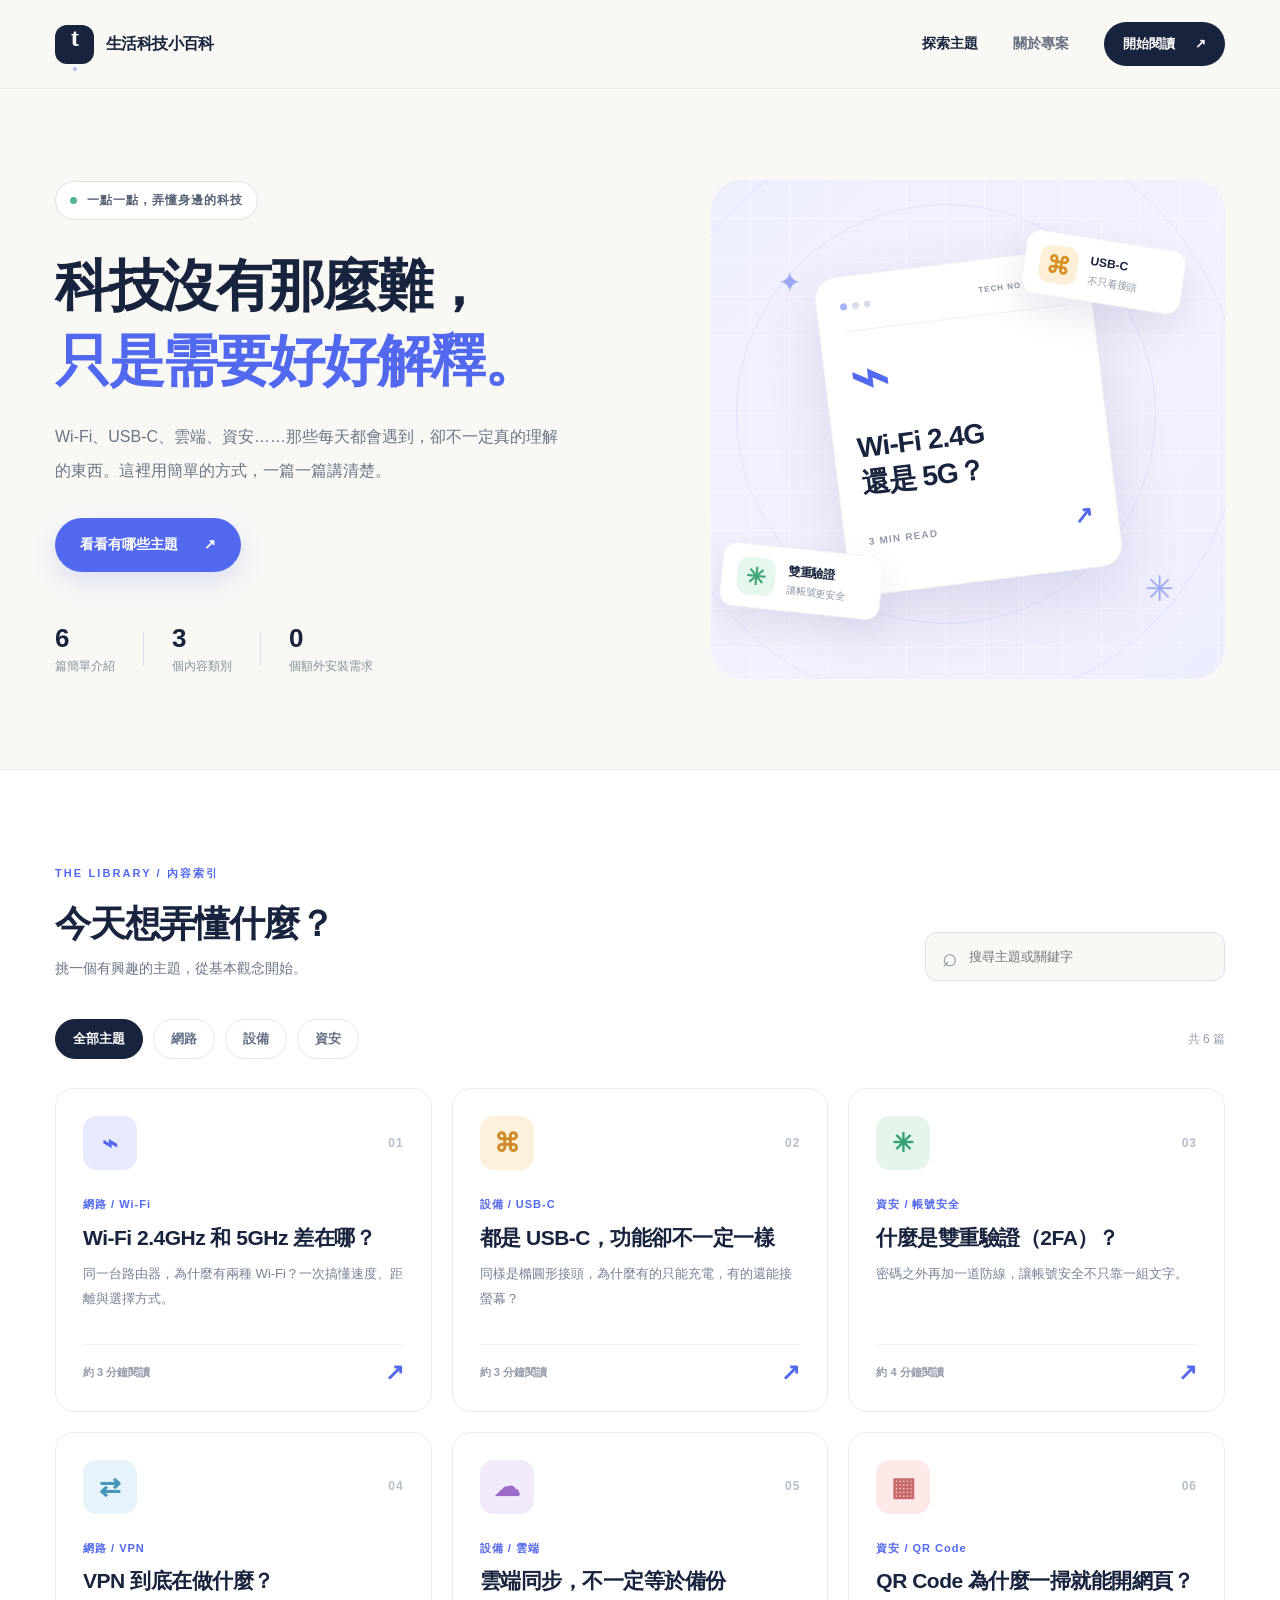
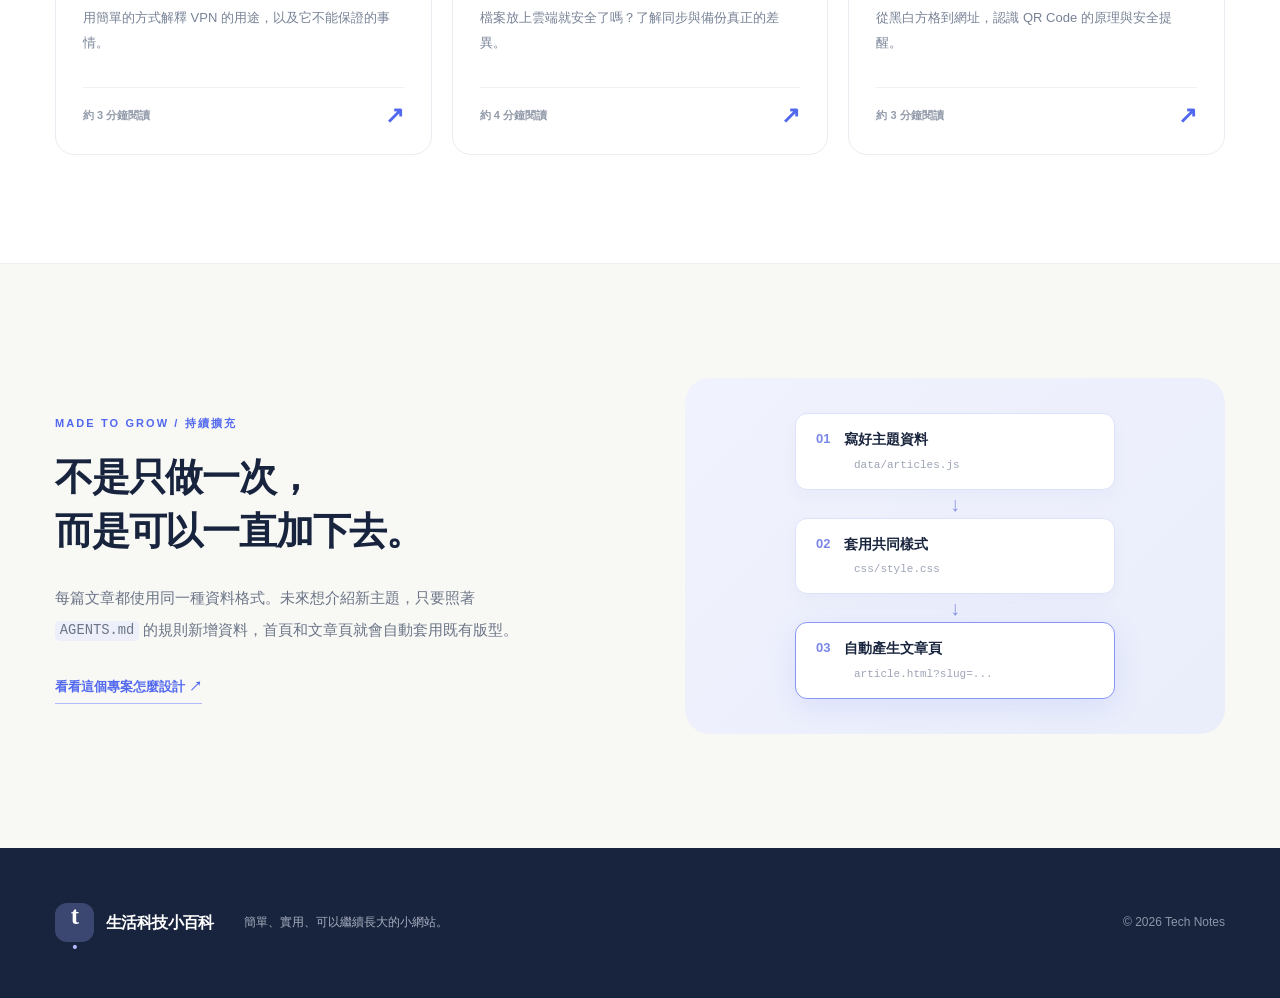
<file: index.html>
<!doctype html>
<html lang="zh-Hant">
<head>
  <meta charset="utf-8">
  <meta name="viewport" content="width=device-width, initial-scale=1">
  <meta name="description" content="生活科技小百科：把常見的科技概念整理成簡單、好讀的知識卡。">
  <meta name="theme-color" content="#F8F8F5">
  <title>生活科技小百科｜五分鐘看懂日常科技</title>
  <link rel="stylesheet" href="css/style.css">
  <script defer src="data/articles.js"></script>
  <script defer src="js/site.js"></script>
</head>
<body data-page="home">
  <a class="skip-link" href="#main">跳至主要內容</a>
  <header class="site-header">
    <div class="container header-inner">
      <a class="brand" href="index.html" aria-label="生活科技小百科首頁"><span class="brand-mark">t<span class="brand-dot">.</span></span><span>生活科技小百科</span></a>
      <nav class="site-nav" aria-label="主要導覽"><a class="nav-link active" aria-current="page" href="index.html">探索主題</a><a class="nav-link" href="about.html">關於專案</a><a class="nav-action" href="#topics">開始閱讀 <span aria-hidden="true">↗</span></a></nav>
    </div>
  </header>

  <main id="main">
    <section class="hero container" aria-labelledby="hero-title">
      <div class="hero-copy">
        <span class="eyebrow"><span class="status-dot"></span> 一點一點，弄懂身邊的科技</span>
        <h1 id="hero-title">科技沒有那麼難，<br><span class="hero-highlight">只是需要好好解釋。</span></h1>
        <p class="hero-intro">Wi-Fi、USB-C、雲端、資安……那些每天都會遇到，卻不一定真的理解的東西。這裡用簡單的方式，一篇一篇講清楚。</p>
        <a class="primary-button" href="#topics">看看有哪些主題 <span aria-hidden="true">↗</span></a>
        <div class="hero-stats" aria-label="網站概覽"><div><strong id="article-count">6</strong><small>篇簡單介紹</small></div><span class="stat-divider" aria-hidden="true"></span><div><strong>3</strong><small>個內容類別</small></div><span class="stat-divider" aria-hidden="true"></span><div><strong>0</strong><small>個額外安裝需求</small></div></div>
      </div>
      <div class="hero-art" aria-hidden="true">
        <div class="art-grid"></div><div class="art-orbit orbit-one"></div><div class="art-orbit orbit-two"></div>
        <div class="floating-card main-card"><div class="card-topline"><span class="tiny-circle"></span><span class="tiny-circle"></span><span class="tiny-circle"></span><span class="card-hint">TECH NOTES / 001</span></div><div class="main-card-icon">⌁</div><div class="main-card-title">Wi-Fi 2.4G<br>還是 5G？</div><div class="main-card-bottom"><span>3 MIN READ</span><span>↗</span></div></div>
        <div class="floating-card mini-card mini-top"><span class="mini-card-icon">⌘</span><span><b>USB-C</b><small>不只看接頭</small></span></div>
        <div class="floating-card mini-card mini-bottom"><span class="mini-card-icon shield">✳</span><span><b>雙重驗證</b><small>讓帳號更安全</small></span></div>
        <div class="art-sparkle sparkle-one">✳</div><div class="art-sparkle sparkle-two">✦</div>
      </div>
    </section>

    <section class="topics-section" id="topics" aria-labelledby="topics-title">
      <div class="container">
        <div class="section-heading"><div><span class="section-overline">THE LIBRARY / 內容索引</span><h2 id="topics-title">今天想弄懂什麼？</h2><p>挑一個有興趣的主題，從基本觀念開始。</p></div><div class="search-control"><label for="search-input" class="visually-hidden">搜尋文章</label><span aria-hidden="true">⌕</span><input id="search-input" type="search" placeholder="搜尋主題或關鍵字" autocomplete="off"></div></div>
        <div class="filter-bar" role="group" aria-label="分類篩選"><button class="filter-chip selected" data-filter="全部" aria-pressed="true">全部主題</button><button class="filter-chip" data-filter="網路" aria-pressed="false">網路</button><button class="filter-chip" data-filter="設備" aria-pressed="false">設備</button><button class="filter-chip" data-filter="資安" aria-pressed="false">資安</button><span class="result-count" id="result-count" aria-live="polite">共 6 篇</span></div>
        <div class="article-grid" id="article-grid" aria-live="polite"></div>
        <div class="empty-state" id="empty-state" hidden><div class="empty-symbol">⌕</div><strong>暫時沒有找到內容</strong><p>換個關鍵字，或是看看其他分類。</p><button id="reset-search" class="text-button">清除搜尋條件 ↗</button></div>
      </div>
    </section>

    <section class="how-section container"><div class="how-copy"><span class="section-overline">MADE TO GROW / 持續擴充</span><h2>不是只做一次，<br>而是可以一直加下去。</h2><p>每篇文章都使用同一種資料格式。未來想介紹新主題，只要照著 <code>AGENTS.md</code> 的規則新增資料，首頁和文章頁就會自動套用既有版型。</p><a class="underlined-link" href="about.html">看看這個專案怎麼設計 ↗</a></div><div class="how-visual" aria-hidden="true"><div class="flow-card"><span>01</span><b>寫好主題資料</b><small>data/articles.js</small></div><div class="flow-line">↓</div><div class="flow-card"><span>02</span><b>套用共同樣式</b><small>css/style.css</small></div><div class="flow-line">↓</div><div class="flow-card emph"><span>03</span><b>自動產生文章頁</b><small>article.html?slug=...</small></div></div></section>
  </main>
  <footer class="site-footer"><div class="container footer-inner"><a class="brand footer-brand" href="index.html"><span class="brand-mark">t<span class="brand-dot">.</span></span><span>生活科技小百科</span></a><p>簡單、實用、可以繼續長大的小網站。</p><span class="copyright">© 2026 Tech Notes</span></div></footer>
</body>
</html>
</file>
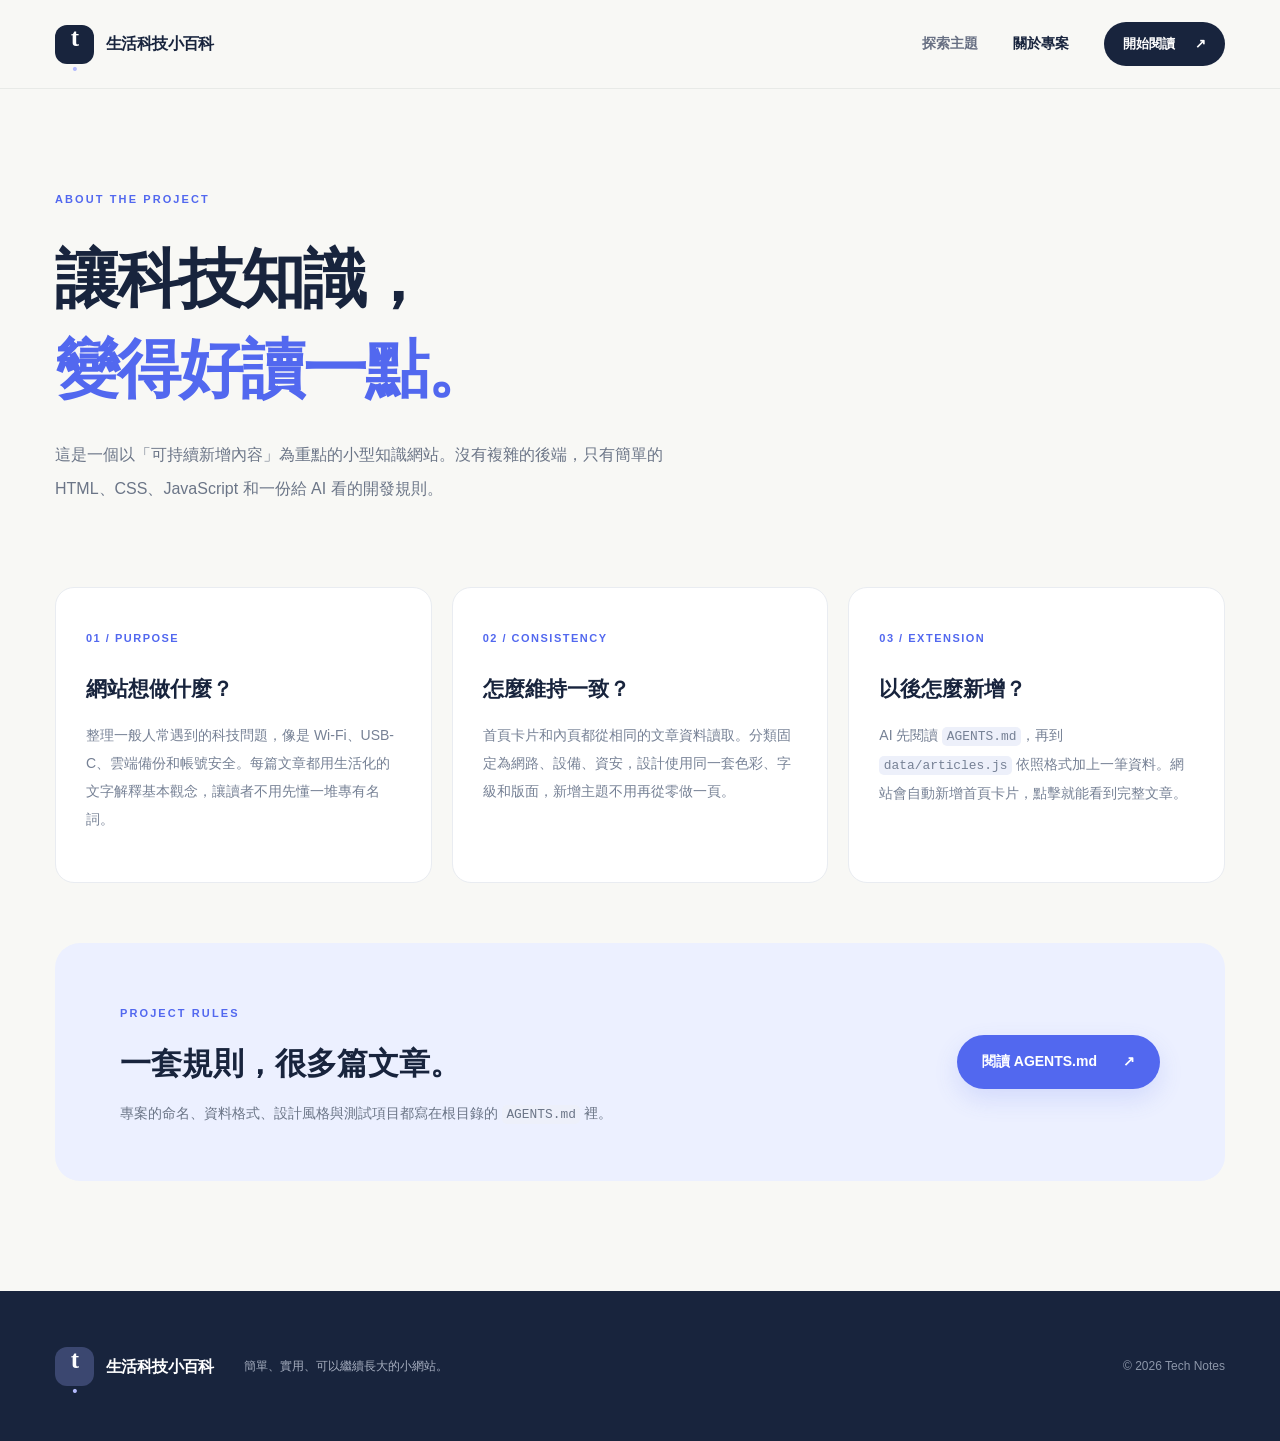
<file: about.html>
<!doctype html>
<html lang="zh-Hant">
<head>
  <meta charset="utf-8"><meta name="viewport" content="width=device-width, initial-scale=1"><meta name="description" content="關於生活科技小百科與它的 AGENTS.md 開發規範。"><meta name="theme-color" content="#F8F8F5">
  <title>關於專案｜生活科技小百科</title><link rel="stylesheet" href="css/style.css">
</head>
<body data-page="about"><a class="skip-link" href="#main">跳至主要內容</a>
  <header class="site-header"><div class="container header-inner"><a class="brand" href="index.html"><span class="brand-mark">t<span class="brand-dot">.</span></span><span>生活科技小百科</span></a><nav class="site-nav" aria-label="主要導覽"><a class="nav-link" href="index.html">探索主題</a><a class="nav-link active" aria-current="page" href="about.html">關於專案</a><a class="nav-action" href="index.html#topics">開始閱讀 <span aria-hidden="true">↗</span></a></nav></div></header>
  <main id="main" class="container about-main"><div class="about-hero"><span class="section-overline">ABOUT THE PROJECT</span><h1>讓科技知識，<br><span class="hero-highlight">變得好讀一點。</span></h1><p>這是一個以「可持續新增內容」為重點的小型知識網站。沒有複雜的後端，只有簡單的 HTML、CSS、JavaScript 和一份給 AI 看的開發規則。</p></div>
    <div class="about-grid"><section class="about-panel"><span class="about-number">01 / PURPOSE</span><h2>網站想做什麼？</h2><p>整理一般人常遇到的科技問題，像是 Wi-Fi、USB-C、雲端備份和帳號安全。每篇文章都用生活化的文字解釋基本觀念，讓讀者不用先懂一堆專有名詞。</p></section><section class="about-panel"><span class="about-number">02 / CONSISTENCY</span><h2>怎麼維持一致？</h2><p>首頁卡片和內頁都從相同的文章資料讀取。分類固定為網路、設備、資安，設計使用同一套色彩、字級和版面，新增主題不用再從零做一頁。</p></section><section class="about-panel"><span class="about-number">03 / EXTENSION</span><h2>以後怎麼新增？</h2><p>AI 先閱讀 <code>AGENTS.md</code>，再到 <code>data/articles.js</code> 依照格式加上一筆資料。網站會自動新增首頁卡片，點擊就能看到完整文章。</p></section></div>
    <div class="about-end"><div><span class="section-overline">PROJECT RULES</span><h2>一套規則，很多篇文章。</h2><p>專案的命名、資料格式、設計風格與測試項目都寫在根目錄的 <code>AGENTS.md</code> 裡。</p></div><a class="primary-button" href="AGENTS.md">閱讀 AGENTS.md <span aria-hidden="true">↗</span></a></div>
  </main><footer class="site-footer"><div class="container footer-inner"><a class="brand footer-brand" href="index.html"><span class="brand-mark">t<span class="brand-dot">.</span></span><span>生活科技小百科</span></a><p>簡單、實用、可以繼續長大的小網站。</p><span class="copyright">© 2026 Tech Notes</span></div></footer>
</body></html>
</file>
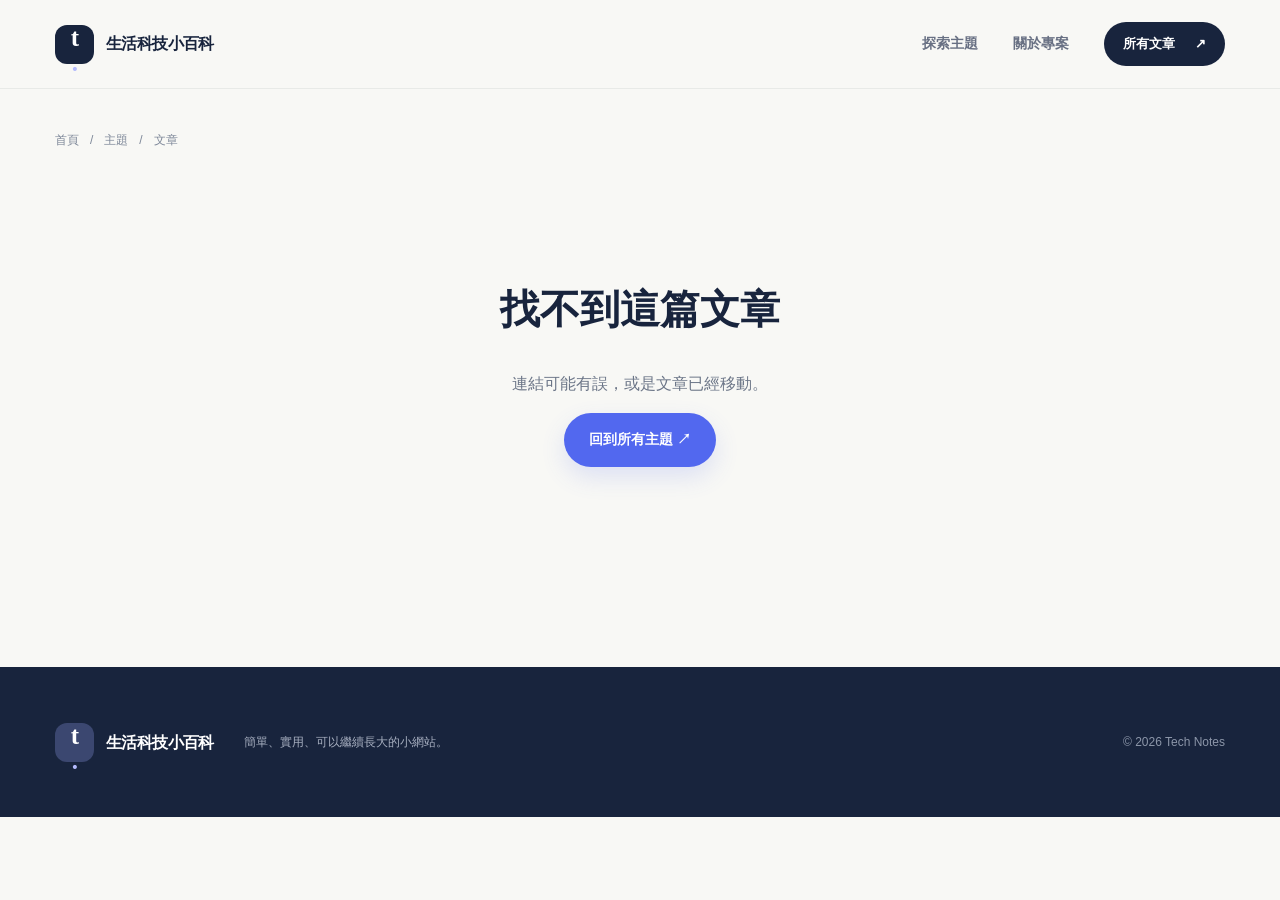
<file: article.html>
<!doctype html>
<html lang="zh-Hant">
<head>
  <meta charset="utf-8">
  <meta name="viewport" content="width=device-width, initial-scale=1">
  <meta name="description" content="用簡單的文字理解生活科技概念。">
  <meta name="theme-color" content="#F8F8F5">
  <title>閱讀文章｜生活科技小百科</title>
  <link rel="stylesheet" href="css/style.css">
  <script defer src="data/articles.js"></script>
  <script defer src="js/site.js"></script>
</head>
<body data-page="article">
  <a class="skip-link" href="#main">跳至主要內容</a>
  <header class="site-header"><div class="container header-inner"><a class="brand" href="index.html"><span class="brand-mark">t<span class="brand-dot">.</span></span><span>生活科技小百科</span></a><nav class="site-nav" aria-label="主要導覽"><a class="nav-link" href="index.html">探索主題</a><a class="nav-link" href="about.html">關於專案</a><a class="nav-action" href="index.html#topics">所有文章 <span aria-hidden="true">↗</span></a></nav></div></header>
  <main id="main" class="article-main container">
    <nav class="breadcrumb" aria-label="麵包屑導覽"><a href="index.html">首頁</a><span aria-hidden="true">/</span><span id="crumb-category">主題</span><span aria-hidden="true">/</span><span id="crumb-title">文章</span></nav>
    <div id="article-root"><div class="loading-state">正在讀取文章……</div></div>
    <section class="more-section" id="more-section" hidden><div class="more-heading"><div><span class="section-overline">KEEP EXPLORING</span><h2>再看看其他主題</h2></div><a class="underlined-link" href="index.html#topics">全部文章 ↗</a></div><div class="article-grid related-grid" id="related-grid"></div></section>
  </main>
  <footer class="site-footer"><div class="container footer-inner"><a class="brand footer-brand" href="index.html"><span class="brand-mark">t<span class="brand-dot">.</span></span><span>生活科技小百科</span></a><p>簡單、實用、可以繼續長大的小網站。</p><span class="copyright">© 2026 Tech Notes</span></div></footer>
</body>
</html>
</file>
<file: css/style.css>
:root{--bg:#f8f8f5;--surface:#fff;--ink:#18243d;--muted:#6b7587;--line:#e4e8ed;--accent:#5268ef;--accent-dark:#3849b8;--soft:#edf0ff;--radius:22px;--shadow:0 18px 50px rgba(26,39,77,.07)}
*{box-sizing:border-box}html{scroll-behavior:smooth}body{margin:0;background:var(--bg);color:var(--ink);font-family:Inter,-apple-system,BlinkMacSystemFont,"Noto Sans TC","PingFang TC","Microsoft JhengHei",sans-serif;line-height:1.7;-webkit-font-smoothing:antialiased}a{color:inherit;text-decoration:none}button,input{font:inherit}button{cursor:pointer}button:focus-visible,input:focus-visible,a:focus-visible{outline:3px solid #8994ff;outline-offset:4px}code{font-size:.92em;background:#edf0fa;padding:.16em .35em;border-radius:5px}h1,h2,h3,p{margin-top:0}.container{width:min(1170px,calc(100% - 72px));margin-inline:auto}.visually-hidden{position:absolute;clip:rect(0,0,0,0);clip-path:inset(50%);width:1px;height:1px;overflow:hidden;white-space:nowrap}.skip-link{position:absolute;left:18px;top:0;transform:translateY(-150%);z-index:999;background:var(--ink);color:white;padding:12px 18px;border-radius:10px}.skip-link:focus{transform:none;top:18px}
.site-header{border-bottom:1px solid #e8eae7;background:rgba(248,248,245,.96)}.header-inner{min-height:88px;display:flex;align-items:center;justify-content:space-between;gap:24px}.brand{font-weight:800;letter-spacing:-.6px;display:inline-flex;align-items:center;gap:12px;white-space:nowrap}.brand-mark{width:39px;height:39px;display:inline-grid;place-items:center;background:var(--ink);color:white;border-radius:12px;font-weight:900;font-size:25px;font-family:Georgia,serif;line-height:1}.brand-dot{color:#b3bafc}.site-nav{display:flex;align-items:center;gap:35px}.nav-link{color:#687083;font-size:14px;font-weight:700;transition:color .2s}.nav-link:hover,.nav-link.active{color:var(--ink)}.nav-action{display:flex;gap:20px;align-items:center;padding:11px 19px;background:var(--ink);color:white;border-radius:100px;font-size:13px;font-weight:750;transition:transform .2s,background .2s}.nav-action:hover{transform:translateY(-2px);background:var(--accent-dark)}
.hero{min-height:660px;padding-top:90px;padding-bottom:90px;display:grid;grid-template-columns:1.09fr .91fr;align-items:center;gap:40px}.hero-copy{position:relative;z-index:1}.eyebrow{display:inline-flex;gap:10px;align-items:center;padding:8px 14px;border:1px solid #dae1de;border-radius:100px;background:#fff;color:#536074;font-size:12px;font-weight:750;letter-spacing:1px}.status-dot{width:7px;height:7px;background:#55b596;border-radius:50%}.hero h1{font-size:clamp(36px,4.35vw,61px);line-height:1.36;letter-spacing:-2.4px;margin:29px 0 20px;font-weight:850}.hero-highlight{color:var(--accent)}.hero-intro{font-size:16px;line-height:2.1;color:var(--muted);max-width:510px;margin-bottom:31px}.primary-button{display:inline-flex;align-items:center;gap:26px;border-radius:100px;background:var(--accent);padding:15px 25px;color:white;font-size:14px;font-weight:800;box-shadow:0 10px 25px rgba(82,104,239,.16);transition:transform .2s,background .2s}.primary-button:hover{transform:translateY(-3px);background:var(--accent-dark)}.hero-stats{display:flex;align-items:center;gap:28px;margin-top:49px}.hero-stats div{display:flex;flex-direction:column;gap:0}.hero-stats strong{font-size:26px;font-weight:850;line-height:1.35;letter-spacing:-.5px}.hero-stats small{font-size:12px;color:#85909c}.stat-divider{height:34px;border-left:1px solid #dce0e6}
.hero-art{height:500px;min-width:0;position:relative;isolation:isolate;background:linear-gradient(135deg,#edefff 0%,#f4f0fd 54%,#eceeff 100%);border-radius:32px;overflow:hidden}.art-grid{position:absolute;inset:0;background-image:linear-gradient(#fff9 1px,transparent 1px),linear-gradient(90deg,#fff9 1px,transparent 1px);background-size:39px 39px;opacity:.52}.art-orbit{position:absolute;border:1px solid rgba(120,132,238,.14);border-radius:50%}.orbit-one{width:590px;height:590px;left:-60px;top:-60px}.orbit-two{width:420px;height:420px;left:25px;top:25px}.floating-card{position:absolute;background:white;box-shadow:0 24px 60px rgba(65,73,130,.14);border:1px solid #f4f4f6}.main-card{width:275px;height:320px;left:calc(50% - 137px);top:83px;border-radius:22px;padding:23px;transform:rotate(-7deg)}.card-topline{display:flex;align-items:center;gap:5px;border-bottom:1px solid #eff0f4;padding-bottom:17px}.tiny-circle{display:block;width:7px;height:7px;background:#d9ddec;border-radius:50%}.tiny-circle:first-child{background:#aab5fb}.card-hint{margin-left:auto;font-size:8px;letter-spacing:1px;color:#8b92a4;font-weight:800}.main-card-icon{font-size:71px;color:#5268ef;line-height:1;margin:10px 0 18px}.main-card-title{font-size:28px;line-height:1.31;letter-spacing:-.9px;font-weight:850}.main-card-bottom{display:flex;align-items:center;justify-content:space-between;font-size:10px;letter-spacing:1.2px;font-weight:800;color:#9299aa;margin-top:19px}.main-card-bottom span:last-child{color:var(--accent);font-size:23px}.mini-card{min-width:161px;display:flex;align-items:center;gap:12px;padding:12px 15px;border-radius:14px;box-shadow:0 16px 35px rgba(65,73,130,.12)}.mini-top{right:8%;top:61px;transform:rotate(9deg)}.mini-bottom{left:2%;bottom:66px;transform:rotate(6deg)}.mini-card-icon{display:grid;place-items:center;width:38px;height:38px;border-radius:11px;background:#fdf0d7;color:#d89024;font-size:24px;font-weight:900}.mini-card-icon.shield{background:#e6f7ee;color:#42a678}.mini-card b,.mini-card small{display:block;white-space:nowrap}.mini-card b{font-size:12px}.mini-card small{font-size:10px;color:#8b94a4}.art-sparkle{position:absolute;color:#9ca8f2}.sparkle-one{right:10%;bottom:61px;font-size:35px}.sparkle-two{left:13%;top:80px;font-size:28px}
.topics-section{background:#fff;padding:88px 0 108px;border-top:1px solid #edf0ee;border-bottom:1px solid #edf0ee;scroll-margin-top:10px}.section-heading{display:flex;align-items:end;justify-content:space-between;gap:30px;margin-bottom:38px}.section-overline{color:var(--accent);letter-spacing:2.1px;font-size:11px;font-weight:850}.section-heading h2,.how-copy h2,.more-heading h2{font-size:36px;line-height:1.42;letter-spacing:-1.2px;margin:13px 0 8px}.section-heading p{color:var(--muted);font-size:14px;margin-bottom:0}.search-control{display:flex;align-items:center;gap:9px;border:1px solid #dce1e9;border-radius:12px;padding:0 16px;width:300px;height:49px;color:#8c96a9;background:var(--bg)}.search-control>span{font-size:26px;line-height:1}.search-control input{width:100%;border:0;outline:0;background:transparent;color:var(--ink);font-size:13px}.search-control:focus-within{border-color:#8795f4;box-shadow:0 0 0 3px #8795f422}.filter-bar{display:flex;align-items:center;flex-wrap:wrap;gap:10px;margin-bottom:29px}.filter-chip{border:1px solid #e2e6ed;border-radius:100px;padding:8px 17px;background:white;color:#667186;font-size:13px;font-weight:750;transition:.2s}.filter-chip:hover{border-color:#8898fa}.filter-chip.selected{background:var(--ink);border-color:var(--ink);color:white}.result-count{margin-left:auto;color:#949cac;font-size:12px}.article-grid{display:grid;grid-template-columns:repeat(3,minmax(0,1fr));gap:20px}.article-card{background:#fff;border:1px solid #e9ecf1;border-radius:19px;padding:27px;min-height:285px;display:flex;flex-direction:column;transition:transform .2s,box-shadow .2s,border-color .2s}.article-card:hover{transform:translateY(-5px);box-shadow:var(--shadow);border-color:#cad0f7}.article-card-top{display:flex;align-items:center;justify-content:space-between;margin-bottom:25px}.article-icon{width:54px;height:54px;border-radius:14px;display:grid;place-items:center;font-size:26px;font-weight:800}.article-number{font-size:12px;font-weight:850;letter-spacing:1px;color:#b6bfcc}.card-category{font-size:11px;letter-spacing:1px;font-weight:850;color:var(--accent)}.article-card h3{font-size:21px;line-height:1.45;letter-spacing:-.5px;margin:9px 0}.article-card p{font-size:13px;color:#778296;line-height:1.9;flex:1}.card-footer{border-top:1px solid #f0f1f4;display:flex;justify-content:space-between;align-items:center;padding-top:16px;margin-top:19px;font-size:11px;color:#939baa;font-weight:650}.card-arrow{font-size:23px;color:var(--accent);line-height:1}.empty-state{text-align:center;border:1px dashed #d5d9e8;border-radius:19px;padding:53px 20px;background:#fafaff}.empty-symbol{font-size:52px;color:var(--accent)}.empty-state strong{display:block;font-size:21px}.empty-state p{color:var(--muted);margin-top:10px}.text-button{border:0;background:none;color:var(--accent);font-weight:800}
.how-section{display:grid;grid-template-columns:1fr 1fr;gap:90px;align-items:center;padding-top:114px;padding-bottom:114px}.how-copy h2{font-size:38px;margin:16px 0 23px}.how-copy p{max-width:465px;color:var(--muted);font-size:15px;line-height:2.1;margin-bottom:25px}.underlined-link{font-size:13px;color:var(--accent);font-weight:800;border-bottom:1px solid #b0bafc;padding-bottom:5px;display:inline-block}.how-visual{border-radius:25px;padding:35px;background:linear-gradient(135deg,#f0f2fd,#eaeefb);display:flex;align-items:center;flex-direction:column}.flow-card{width:min(100%,320px);display:flex;flex-wrap:wrap;gap:4px 14px;background:white;border:1px solid #dce2fb;border-radius:12px;padding:14px 20px;box-shadow:0 7px 15px #5367aa0b}.flow-card span{grid-row:span 2;font-size:13px;color:#7987e8;font-weight:850}.flow-card b{flex:1;font-size:14px}.flow-card small{flex-basis:100%;margin-left:38px;color:#9da4b6;font-size:11px;font-family:monospace}.flow-card.emph{border-color:#8896f9;box-shadow:0 8px 30px #5268ef20}.flow-line{line-height:1.4;color:#8994e8;font-size:20px}
.site-footer{background:var(--ink);color:white}.footer-inner{min-height:150px;display:flex;align-items:center;gap:30px}.footer-brand .brand-mark{background:#3b4770}.footer-inner p{margin:0;color:#a7afc0;font-size:12px}.copyright{margin-left:auto;color:#8c96a9;font-size:12px}
/* Article template */
.article-main{padding-top:41px;padding-bottom:110px}.breadcrumb{display:flex;align-items:center;gap:11px;color:#7d8798;font-size:12px;margin-bottom:35px}.breadcrumb a:hover{color:var(--accent)}.article-heading{text-align:center;max-width:740px;margin:0 auto 50px}.article-heading .article-kicker{color:var(--accent);font-size:12px;font-weight:850;letter-spacing:1.5px}.article-heading h1{font-size:clamp(33px,4.2vw,53px);line-height:1.3;letter-spacing:-1.6px;margin:15px 0 17px}.article-heading p{max-width:620px;margin:0 auto;color:#778296;font-size:16px;line-height:2}.article-meta{display:flex;gap:14px;justify-content:center;margin-top:25px;color:#9ba3b1;font-size:12px}.article-banner{height:225px;border-radius:27px;display:flex;justify-content:center;align-items:center;overflow:hidden;position:relative}.article-banner:before,.article-banner:after{content:"";position:absolute;width:380px;height:380px;border:1px solid #fff9;border-radius:50%}.article-banner:before{transform:translate(-120px,45px)}.article-banner:after{transform:translate(180px,-65px)}.banner-icon{z-index:1;display:grid;place-items:center;width:130px;height:130px;border-radius:35px;background:#fff9;font-size:78px;box-shadow:0 15px 35px #34416212}.article-layout{display:grid;grid-template-columns:minmax(0,1fr) 260px;gap:75px;max-width:1000px;margin:62px auto 0}.article-body{min-width:0}.article-summary{background:#f0f2ff;border-left:4px solid var(--accent);border-radius:0 15px 15px 0;padding:25px 28px;margin:0 0 45px}.article-summary h2{font-size:15px;margin:0 0 14px}.article-summary ul{margin:0;padding-left:20px;color:#4e5b78;font-size:14px;line-height:2}.article-section{margin-bottom:45px;scroll-margin-top:24px}.article-section h2{font-size:24px;line-height:1.5;letter-spacing:-.5px;margin-bottom:20px;padding-bottom:12px;border-bottom:1px solid #e7e9ee}.article-section p{font-size:15px;color:#4e5d70;line-height:2.15;margin-bottom:18px}.article-section ul{padding-left:24px;color:#4e5d70;font-size:15px;line-height:2.15}.article-section li{margin-bottom:8px}.article-note{background:#fff7e9;border:1px solid #f3e2be;border-radius:12px;padding:19px 22px;color:#7b6539;font-size:14px;line-height:1.9;margin-top:18px}.article-note b{display:block;margin-bottom:4px;color:#825c21}.article-sidebar{align-self:start;position:sticky;top:28px}.toc-box{border:1px solid #e6e8ec;background:white;border-radius:16px;padding:25px}.toc-box h2{font-size:13px;margin:0 0 17px}.toc-box a{display:block;font-size:13px;color:#8490a0;padding:10px 0;border-bottom:1px solid #f0f2f6;line-height:1.6}.toc-box a:hover{color:var(--accent)}.toc-box a:last-child{border-bottom:0}.back-link{display:inline-flex;gap:8px;color:var(--accent);font-size:13px;font-weight:800;margin-top:25px}.more-section{margin-top:80px;padding-top:50px;border-top:1px solid #e7e9ed}.more-heading{display:flex;align-items:center;justify-content:space-between;margin-bottom:26px}.more-heading h2{margin:5px 0;font-size:29px}.related-grid .article-card{min-height:250px}.not-found{text-align:center;padding:90px 20px}.not-found h1{font-size:40px}.not-found p{color:var(--muted)}.loading-state{text-align:center;padding:100px 10px;color:var(--muted)}
/* About */
.about-main{padding-bottom:110px}.about-hero{padding:95px 0 65px;max-width:760px}.about-hero h1{font-size:clamp(38px,5.2vw,64px);line-height:1.4;letter-spacing:-2px;margin:24px 0}.about-hero p{font-size:16px;line-height:2.1;color:var(--muted);max-width:650px}.about-grid{display:grid;grid-template-columns:repeat(3,minmax(0,1fr));gap:20px}.about-panel{padding:35px 30px;background:#fff;border:1px solid #e9ecf1;border-radius:19px;min-height:255px}.about-number{font-size:11px;color:var(--accent);font-weight:850;letter-spacing:1.5px}.about-panel h2{font-size:21px;margin:21px 0 15px}.about-panel p{font-size:14px;line-height:2;color:#768195}.about-end{margin-top:60px;border-radius:25px;background:#ecf0ff;display:flex;justify-content:space-between;align-items:center;gap:40px;padding:55px 65px}.about-end h2{font-size:31px;margin:12px 0}.about-end p{font-size:14px;color:var(--muted);max-width:510px;margin:0}.about-end .primary-button{white-space:nowrap}
@media(max-width:950px){.hero{grid-template-columns:1fr;gap:20px;padding-top:65px}.hero-art{height:430px;width:min(100%,600px);margin-inline:auto}.article-grid{grid-template-columns:repeat(2,minmax(0,1fr))}.how-section{gap:40px}.article-layout{gap:30px;grid-template-columns:minmax(0,1fr) 210px}.about-grid{grid-template-columns:1fr 1fr}.about-end{padding:45px}}
@media(max-width:650px){.container{width:min(100% - 32px,550px)}.header-inner{min-height:72px}.brand{font-size:13px;gap:8px}.brand-mark{width:32px;height:32px;font-size:21px;border-radius:9px}.site-nav{gap:15px}.nav-link{font-size:12px}.nav-action{display:none}.hero{padding-top:50px;padding-bottom:65px;min-height:0}.eyebrow{font-size:10px;letter-spacing:.2px}.hero h1{font-size:36px;letter-spacing:-1.2px}.hero-intro{font-size:14px}.hero-stats{gap:18px;margin-top:36px}.hero-stats strong{font-size:21px}.hero-stats small{font-size:10px}.hero-art{height:365px}.main-card{width:230px;height:277px;left:calc(50% - 115px);top:50px;padding:20px}.main-card-icon{font-size:58px}.main-card-title{font-size:24px}.mini-top{right:0;top:35px}.mini-bottom{left:0;bottom:29px}.mini-card{min-width:125px;padding:10px;gap:8px}.mini-card-icon{width:31px;height:31px;font-size:19px}.mini-card b{font-size:10px}.mini-card small{font-size:9px}.topics-section{padding:66px 0}.section-heading{display:block}.section-heading h2{font-size:29px}.section-heading p{font-size:13px}.search-control{margin-top:22px;width:100%}.filter-bar{gap:7px}.filter-chip{padding:7px 12px;font-size:12px}.result-count{width:100%;text-align:right}.article-grid{grid-template-columns:1fr;gap:13px}.article-card{min-height:230px;padding:23px}.article-card-top{margin-bottom:19px}.article-card p{margin-bottom:0}.how-section{grid-template-columns:1fr;gap:30px;padding-top:76px;padding-bottom:76px}.how-copy h2{font-size:31px}.how-visual{padding:25px}.footer-inner{padding-block:28px;min-height:0;align-items:start;flex-wrap:wrap;gap:10px 20px}.footer-inner p{flex-basis:100%}.copyright{margin-left:0}.article-main{padding-top:25px;padding-bottom:70px}.article-heading{margin-bottom:31px}.article-heading h1{letter-spacing:-.8px}.article-heading p{font-size:14px}.article-banner{height:170px;border-radius:17px}.banner-icon{width:99px;height:99px;font-size:60px}.article-layout{display:flex;flex-direction:column-reverse;gap:30px;margin-top:33px}.article-sidebar{position:static;align-self:stretch}.toc-box{padding:19px}.toc-box a{display:inline-block;margin-right:19px;padding:5px 0;border:0}.article-summary{padding:19px 20px}.article-section h2{font-size:21px}.article-section p,.article-section ul{font-size:14px}.more-section{margin-top:20px}.more-heading h2{font-size:23px}.about-hero{padding:67px 0 40px}.about-hero h1{letter-spacing:-1px}.about-hero p{font-size:14px}.about-grid{grid-template-columns:1fr;gap:13px}.about-panel{min-height:0}.about-end{padding:30px 25px;flex-direction:column;align-items:start;gap:25px}.about-end h2{font-size:26px}}
@media(prefers-reduced-motion:reduce){html{scroll-behavior:auto}*,*:before,*:after{transition-duration:0s!important;animation-duration:0s!important}}
</file>
